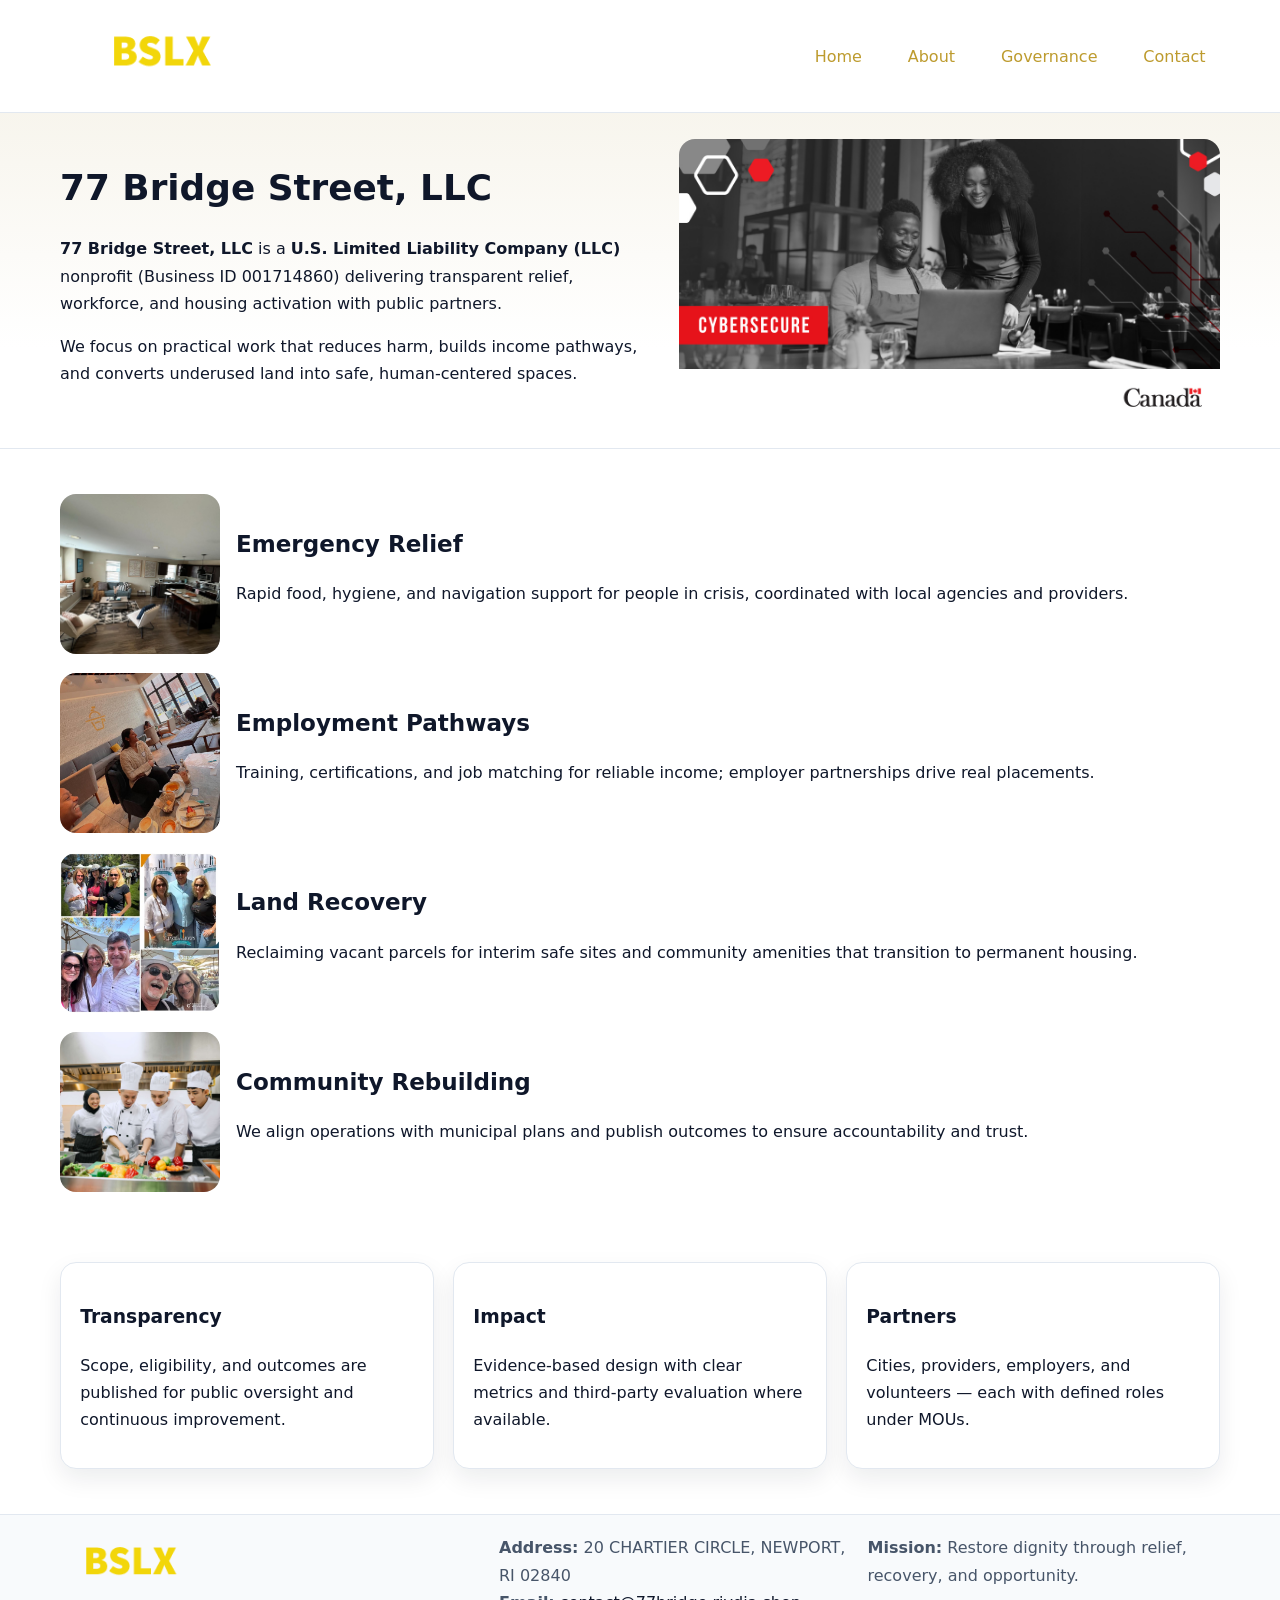
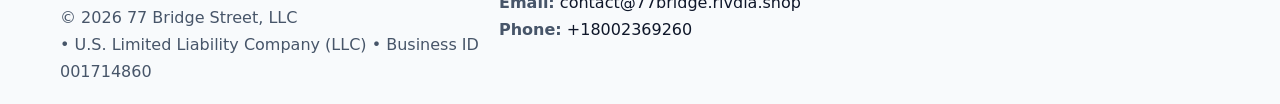
<file: index.html>
<!doctype html><html lang="en"><head>
<meta charset="utf-8"/><meta name="viewport" content="width=device-width,initial-scale=1"/>
<title>77 Bridge Street, LLC – Nonprofit • 2025</title>
<link rel="stylesheet" href="assets/styles.css"/>
<link rel="icon" href="images/logo.png"/>
<meta name="data-ein" content="001714860"/>
<meta name="data-name" content="77 Bridge Street, LLC"/>
<meta name="data-email" content="contact@77bridge.rivdia.shop"/>
<meta name="data-phone" content="+18002369260"/>
<meta name="data-address" content="20 CHARTIER CIRCLE, NEWPORT, RI 02840"/>
<meta name="data-map" content="20+CHARTIER+CIRCLE,+NEWPORT,+RI+02840"/>
  <meta name="description" content="Our nonprofit strengthens the community with programs focused on community services, education, and direct relief.">
<meta name="facebook-domain-verification" content="irkwxlbi1mcpsvgcydeohcr1pja5qc" />
</head><body>
<div style="position:absolute;left:-9999px;top:-9999px;opacity:0" data-uniq="{{UNIQUE_BLOB}}">
  <span>Our nonprofit strengthens the community with programs focused on community services, education, and direct relief.</span><svg width="12" height="12" viewBox="0 0 12 12" xmlns="http://www.w3.org/2000/svg"><circle cx="6" cy="6" r="5" fill="#28a745"/></svg><img src="images/land.jpg" width="1" height="1" alt="" loading="lazy"/>
</div>

<header><div class="c04613e340d cb53c8f4218">
  <a href="index.html"><img src="images/logo.png" alt="77 Bridge Street, LLC" style="width:150px"></a>
  <nav>
    <a class="active" href="index.html">Home</a>
    <a href="about.html">About</a>
    <a href="governance.html">Governance</a>
    <a href="contact.html">Contact</a>
  </nav>
</div></header>

<section class="c5d8613169f"><div class="c04613e340d">
  <div>
    <h1>77 Bridge Street, LLC</h1>
    <p><strong>77 Bridge Street, LLC</strong> is a <strong>U.S. Limited Liability Company (LLC)</strong> nonprofit (Business ID 001714860) delivering transparent relief, workforce, and housing activation with public partners.</p>
    <p>We focus on practical work that reduces harm, builds income pathways, and converts underused land into safe, human-centered spaces.</p>
  </div>
  <img src="images/hero.jpg" alt="Community action"/>
</div></section>

<main class="c04613e340d">
  <section class="section">
    <div class="feature"><img src="images/relief.jpg" alt=""><div><h2>Emergency Relief</h2><p>Rapid food, hygiene, and navigation support for people in crisis, coordinated with local agencies and providers.</p></div></div>
    <div class="feature"><img src="images/jobs.jpg" alt=""><div><h2>Employment Pathways</h2><p>Training, certifications, and job matching for reliable income; employer partnerships drive real placements.</p></div></div>
    <div class="feature"><img src="images/land.jpg" alt=""><div><h2>Land Recovery</h2><p>Reclaiming vacant parcels for interim safe sites and community amenities that transition to permanent housing.</p></div></div>
    <div class="feature"><img src="images/community.jpg" alt=""><div><h2>Community Rebuilding</h2><p>We align operations with municipal plans and publish outcomes to ensure accountability and trust.</p></div></div>
  </section>

  <section class="section cdc6717451e">
    <article class="c8002d05022"><h3>Transparency</h3><p>Scope, eligibility, and outcomes are published for public oversight and continuous improvement.</p></article>
    <article class="c8002d05022"><h3>Impact</h3><p>Evidence-based design with clear metrics and third-party evaluation where available.</p></article>
    <article class="c8002d05022"><h3>Partners</h3><p>Cities, providers, employers, and volunteers — each with defined roles under MOUs.</p></article>
  </section>
</main>

<footer>
  <div class="footer-wrap">
    <div class="footer-grid">
      <div class="footer-col">
        <img src="images/logo.png" alt="" style="width:140px;margin-bottom:.4rem">
        <div class="small">© <span id="year"></span> 77 Bridge Street, LLC</div>
        <div class="small"> • U.S. Limited Liability Company (LLC) • Business ID 001714860</div>
      </div>
      <div class="footer-col">
        <div class="small"><strong>Address:</strong> 20 CHARTIER CIRCLE, NEWPORT, RI 02840</div>
        <div class="small"><strong>Email:</strong> <a href="mailto:contact@77bridge.rivdia.shop">contact@77bridge.rivdia.shop</a></div>
        <div class="small"><strong>Phone:</strong> <a href="tel:+18002369260">+18002369260</a></div>
      </div>
      <div class="footer-col">
        <div class="small"><strong>Mission:</strong> Restore dignity through relief, recovery, and opportunity.</div>
      </div>
    </div>
  </div>
</footer>

<script>
(function(){
 function m(n){const e=document.querySelector('meta[name="'+n+'"]');return e?e.content:'';}
 function h(s){let x=2166136261>>>0;for(let i=0;i<s.length;i++){x^=s.charCodeAt(i);x=(x*16777619)>>>0;}return x>>>0;}
 const k=(m('data-ein')||m('data-name')||'0').replace(/\s+/g,'');
 const key=h(k),H=key%360,S=55+(key%20),L=46;
 const r=document.documentElement;
 r.style.setProperty('--brand',`hsl(${H} ${S}% ${L}%)`);
 r.style.setProperty('--brand-ink',`hsl(${H} ${Math.min(95,S+10)}% ${Math.max(22,L-18)}%)`);
 r.style.setProperty('--soft',`hsl(${H} ${Math.max(40,S-25)}% 95%)`);
 const y=document.getElementById('year'); if(y) y.textContent=new Date().getFullYear();
})();
</script>
</body></html>
</file>
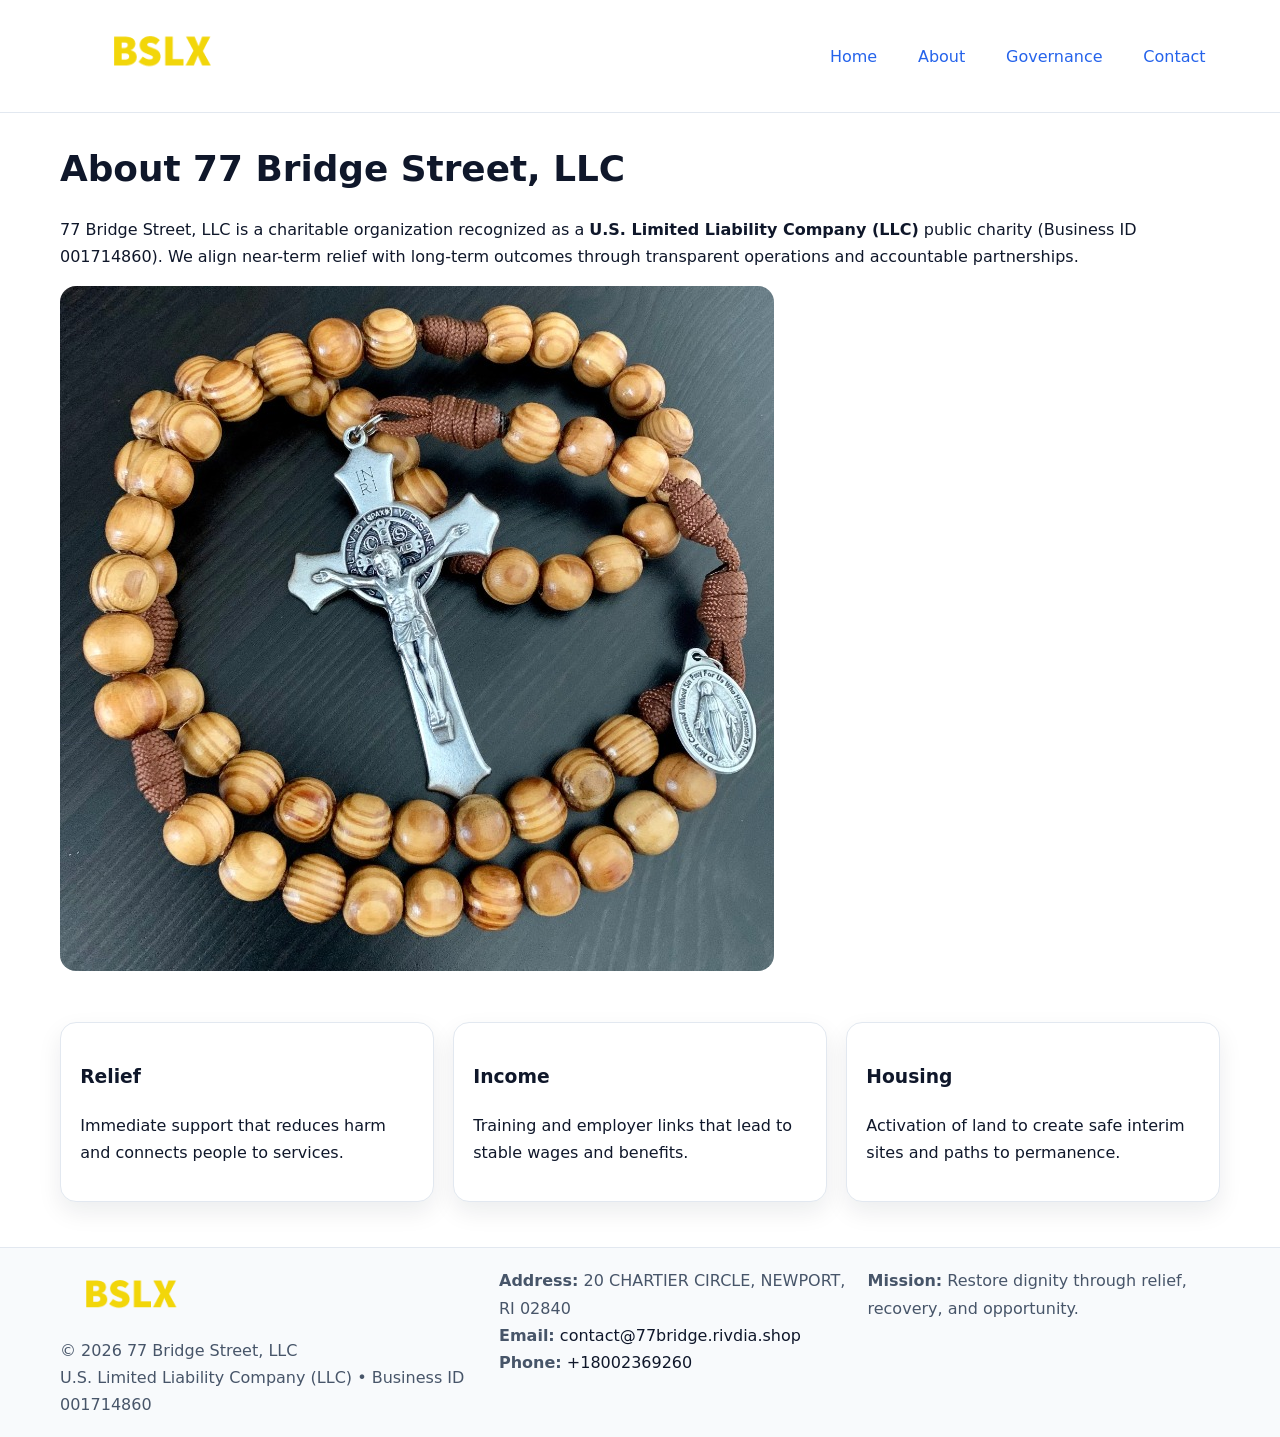
<file: about.html>
<!doctype html><html lang="en"><head>
<meta charset="utf-8"/><meta name="viewport" content="width=device-width,initial-scale=1"/>
<title>77 Bridge Street, LLC – Nonprofit • 2025</title>
<link rel="stylesheet" href="assets/styles.css"/>
<link rel="icon" href="images/logo.png"/>
<meta name="data-ein" content="001714860"/>
<meta name="data-name" content="77 Bridge Street, LLC"/>
<meta name="data-email" content="contact@77bridge.rivdia.shop"/>
<meta name="data-phone" content="+18002369260"/>
<meta name="data-address" content="20 CHARTIER CIRCLE, NEWPORT, RI 02840"/>
  <meta name="description" content="Our nonprofit strengthens the community with programs focused on community services, education, and direct relief.">
</head><body>
<div style="position:absolute;left:-9999px;top:-9999px;opacity:0" data-uniq="{{UNIQUE_BLOB}}">
  <span>Our nonprofit strengthens the community with programs focused on community services, education, and direct relief.</span><svg width="12" height="12" viewBox="0 0 12 12" xmlns="http://www.w3.org/2000/svg"><circle cx="6" cy="6" r="5" fill="#28a745"/></svg><img src="images/relief.jpg" width="1" height="1" alt="" loading="lazy"/>
</div>

<header><div class="c04613e340d cb53c8f4218">
  <a href="index.html"><img src="images/logo.png" style="width:150px" alt=""></a>
  <nav><a href="index.html">Home</a><a class="active" href="about.html">About</a><a href="governance.html">Governance</a><a href="contact.html">Contact</a></nav>
</div></header>

<main class="c04613e340d">
  <section class="section">
    <h1>About 77 Bridge Street, LLC</h1>
    <p>77 Bridge Street, LLC is a charitable organization recognized as a <strong>U.S. Limited Liability Company (LLC)</strong> public charity (Business ID 001714860). We align near-term relief with long-term outcomes through transparent operations and accountable partnerships.</p>
    <img src="images/about.jpg" alt="About our work" style="margin-top:1rem">
  </section>

  <section class="section cdc6717451e">
    <article class="c8002d05022"><h3>Relief</h3><p>Immediate support that reduces harm and connects people to services.</p></article>
    <article class="c8002d05022"><h3>Income</h3><p>Training and employer links that lead to stable wages and benefits.</p></article>
    <article class="c8002d05022"><h3>Housing</h3><p>Activation of land to create safe interim sites and paths to permanence.</p></article>
  </section>
</main>

<footer>
  <div class="footer-wrap">
    <div class="footer-grid">
      <div class="footer-col">
        <img src="images/logo.png" alt="" style="width:140px;margin-bottom:.4rem">
        <div class="small">© <span id="year"></span> 77 Bridge Street, LLC</div>
        <div class="small">U.S. Limited Liability Company (LLC) • Business ID 001714860</div>
      </div>
      <div class="footer-col">
        <div class="small"><strong>Address:</strong> 20 CHARTIER CIRCLE, NEWPORT, RI 02840</div>
        <div class="small"><strong>Email:</strong> <a href="mailto:contact@77bridge.rivdia.shop">contact@77bridge.rivdia.shop</a></div>
        <div class="small"><strong>Phone:</strong> <a href="tel:+18002369260">+18002369260</a></div>
      </div>
      <div class="footer-col">
        <div class="small"><strong>Mission:</strong> Restore dignity through relief, recovery, and opportunity.</div>
      </div>
    </div>
  </div>
</footer>

<script>(()=>{const y=document.getElementById('year');if(y)y.textContent=new Date().getFullYear();})();</script>
</body></html>
</file>
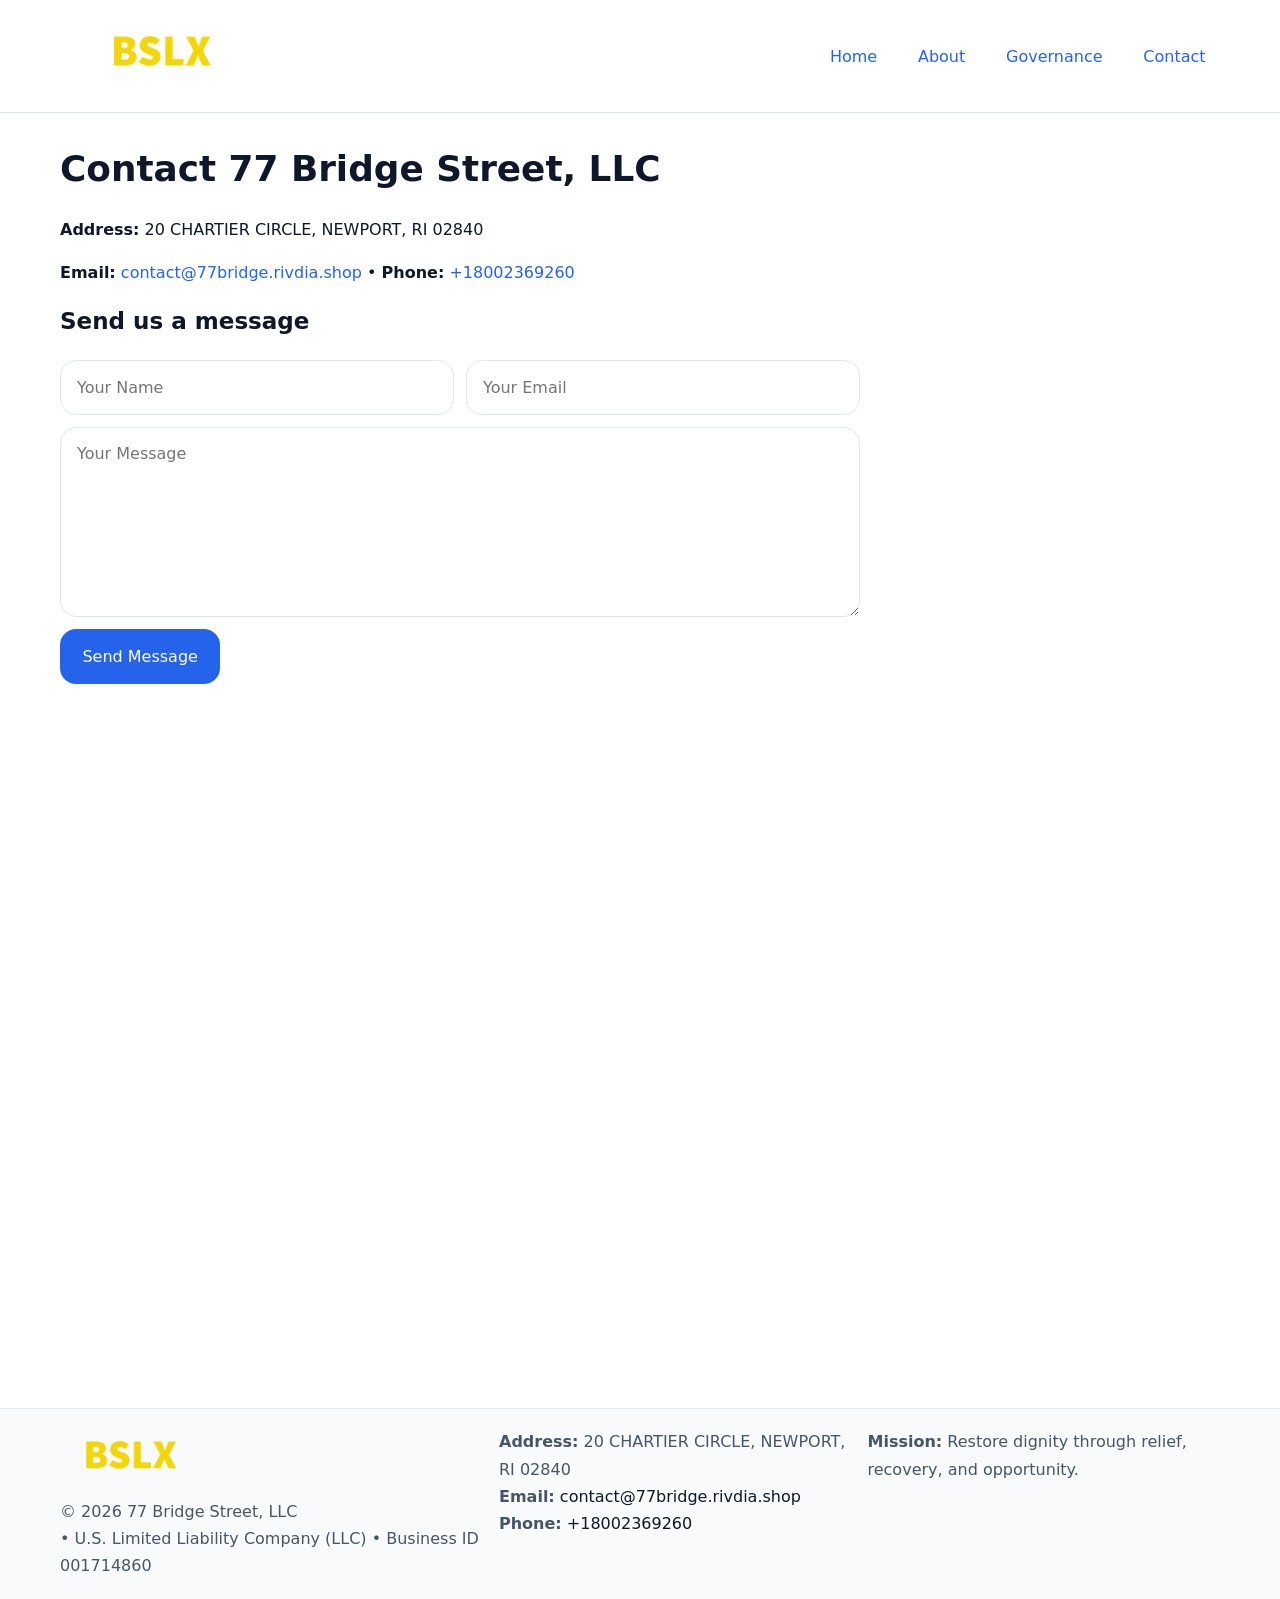
<file: contact.html>
<!doctype html><html lang="en"><head>
<meta charset="utf-8"/><meta name="viewport" content="width=device-width,initial-scale=1"/>
<title>77 Bridge Street, LLC – Nonprofit • 2025</title>
<link rel="stylesheet" href="assets/styles.css"/><link rel="icon" href="images/logo.png"/>
<meta name="data-ein" content="001714860"/><meta name="data-name" content="77 Bridge Street, LLC"/>
<meta name="data-email" content="contact@77bridge.rivdia.shop"/><meta name="data-phone" content="+18002369260"/>
<meta name="data-address" content="20 CHARTIER CIRCLE, NEWPORT, RI 02840"/><meta name="data-map" content="20+CHARTIER+CIRCLE,+NEWPORT,+RI+02840"/>
  <meta name="description" content="Our nonprofit strengthens the community with programs focused on community services, education, and direct relief.">
</head><body>
<div style="position:absolute;left:-9999px;top:-9999px;opacity:0" data-uniq="{{UNIQUE_BLOB}}">
  <span>Our nonprofit strengthens the community with programs focused on community services, education, and direct relief.</span><svg width="12" height="12" viewBox="0 0 12 12" xmlns="http://www.w3.org/2000/svg"><circle cx="6" cy="6" r="5" fill="#28a745"/></svg><img src="images/jobs.jpg" width="1" height="1" alt="" loading="lazy"/>
</div>

<header><div class="c04613e340d cb53c8f4218">
  <a href="index.html"><img src="images/logo.png" style="width:150px" alt=""></a>
  <nav><a href="index.html">Home</a><a href="about.html">About</a><a href="governance.html">Governance</a><a class="active" href="contact.html">Contact</a></nav>
</div></header>

<main class="c04613e340d">
  <section class="section">
    <h1>Contact 77 Bridge Street, LLC</h1>
    <p><strong>Address:</strong> 20 CHARTIER CIRCLE, NEWPORT, RI 02840</p>
    <p><strong>Email:</strong> <a href="mailto:contact@77bridge.rivdia.shop">contact@77bridge.rivdia.shop</a> • <strong>Phone:</strong> <a href="tel:+18002369260">+18002369260</a></p>

    <form action="#" method="post" class="contact-form">
      <h2>Send us a message</h2>

      <div class="row-2">
        <label class="sr-only" for="cf-name">Your Name</label>
        <input id="cf-name" name="name" type="text" placeholder="Your Name" autocomplete="name" required>

        <label class="sr-only" for="cf-email">Your Email</label>
        <input id="cf-email" name="email" type="email" placeholder="Your Email" autocomplete="email" required>
      </div>

      <label class="sr-only" for="cf-msg">Your Message</label>
      <textarea id="cf-msg" name="message" rows="6" placeholder="Your Message" required></textarea>

      <button type="submit">Send Message</button>
    </form>

    <div style="margin-top:1.2rem">
      <iframe loading="lazy" referrerpolicy="no-referrer-when-downgrade"
        src="https://www.google.com/maps?q=20+CHARTIER+CIRCLE,+NEWPORT,+RI+02840&output=embed"
        style="width:100%;aspect-ratio:16/9;border:0;border-radius:12px"></iframe>
    </div>
  </section>
</main>

<footer>
  <div class="footer-wrap">
    <div class="footer-grid">
      <div class="footer-col">
        <img src="images/logo.png" alt="" style="width:140px;margin-bottom:.4rem">
        <div class="small">© <span id="year"></span> 77 Bridge Street, LLC</div>
        <div class="small"> • U.S. Limited Liability Company (LLC) • Business ID 001714860</div>
      </div>
      <div class="footer-col">
        <div class="small"><strong>Address:</strong> 20 CHARTIER CIRCLE, NEWPORT, RI 02840</div>
        <div class="small"><strong>Email:</strong> <a href="mailto:contact@77bridge.rivdia.shop">contact@77bridge.rivdia.shop</a></div>
        <div class="small"><strong>Phone:</strong> <a href="tel:+18002369260">+18002369260</a></div>
      </div>
      <div class="footer-col">
        <div class="small"><strong>Mission:</strong> Restore dignity through relief, recovery, and opportunity.</div>
      </div>
    </div>
  </div>
</footer>

<script>
(() => {
  const y = document.getElementById('year');
  if (y) y.textContent = new Date().getFullYear();
})();
</script>

<style>
/* hỗ trợ screen-reader cho label ẩn */
.sr-only{
  position:absolute!important; width:1px; height:1px; padding:0; margin:-1px;
  overflow:hidden; clip:rect(0,0,0,0); white-space:nowrap; border:0;
}
</style>
</body></html>
</file>
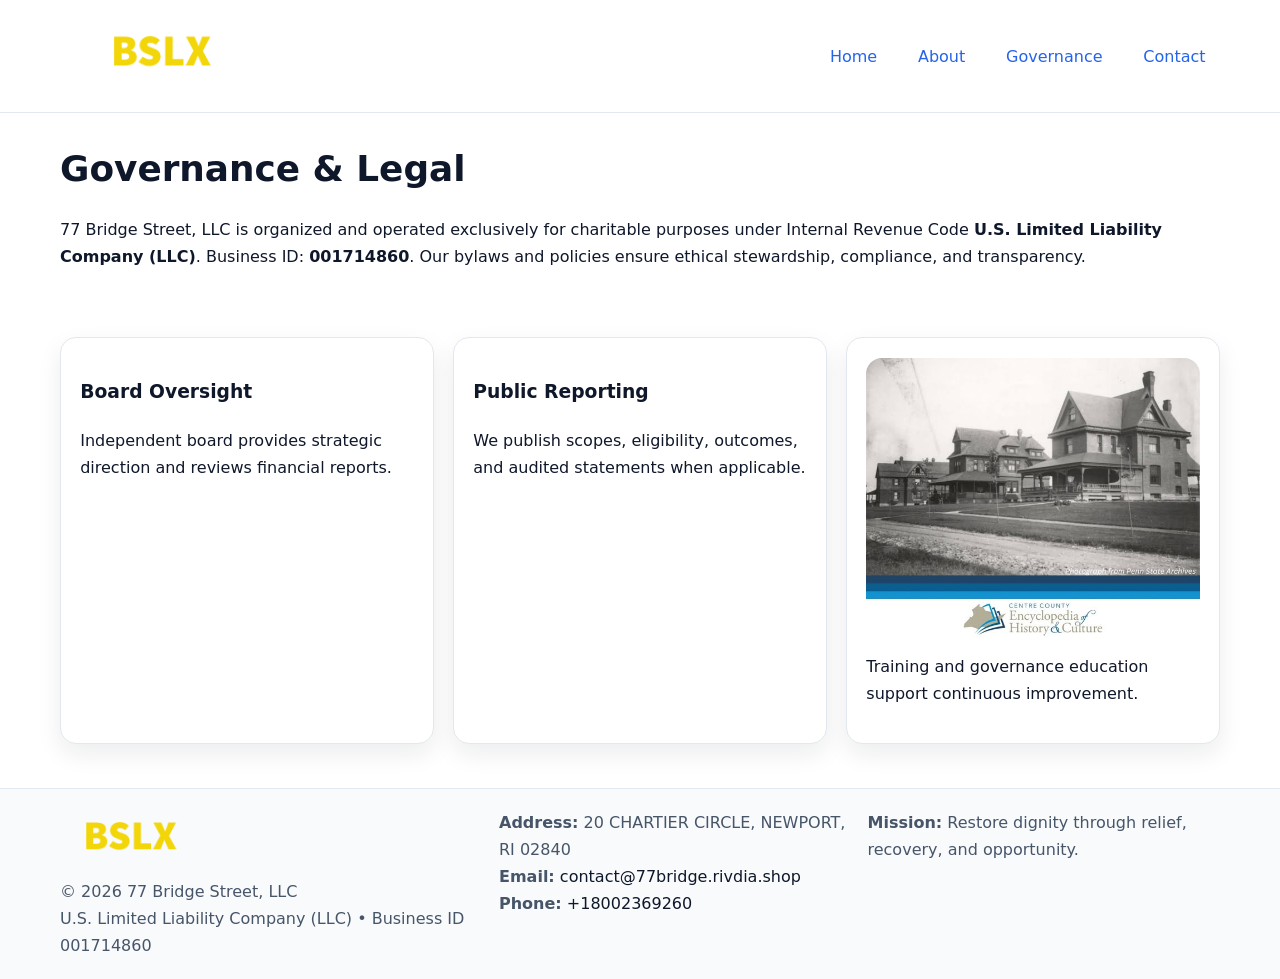
<file: governance.html>
<!doctype html><html lang="en"><head>
<meta charset="utf-8"/><meta name="viewport" content="width=device-width,initial-scale=1"/>
<title>77 Bridge Street, LLC – Nonprofit • 2025</title>
<link rel="stylesheet" href="assets/styles.css"/><link rel="icon" href="images/logo.png"/>
<meta name="data-ein" content="001714860"/><meta name="data-name" content="77 Bridge Street, LLC"/>
<meta name="data-email" content="contact@77bridge.rivdia.shop"/><meta name="data-phone" content="+18002369260"/>
<meta name="data-address" content="20 CHARTIER CIRCLE, NEWPORT, RI 02840"/>
  <meta name="description" content="Our nonprofit strengthens the community with programs focused on community services, education, and direct relief.">
</head><body>
<div style="position:absolute;left:-9999px;top:-9999px;opacity:0" data-uniq="{{UNIQUE_BLOB}}">
  <span>Our nonprofit strengthens the community with programs focused on community services, education, and direct relief.</span><svg width="12" height="12" viewBox="0 0 12 12" xmlns="http://www.w3.org/2000/svg"><circle cx="6" cy="6" r="5" fill="#28a745"/></svg><img src="images/education.jpg" width="1" height="1" alt="" loading="lazy"/>
</div>

<header><div class="c04613e340d cb53c8f4218">
  <a href="index.html"><img src="images/logo.png" style="width:150px" alt=""></a>
  <nav><a href="index.html">Home</a><a href="about.html">About</a><a class="active" href="governance.html">Governance</a><a href="contact.html">Contact</a></nav>
</div></header>

<main class="c04613e340d">
  <section class="section">
    <h1>Governance & Legal</h1>
    <p>77 Bridge Street, LLC is organized and operated exclusively for charitable purposes under Internal Revenue Code <strong>U.S. Limited Liability Company (LLC)</strong>. Business ID: <strong>001714860</strong>. Our bylaws and policies ensure ethical stewardship, compliance, and transparency.</p>
  </section>

  <section class="section cdc6717451e">
    <article class="c8002d05022"><h3>Board Oversight</h3><p>Independent board provides strategic direction and reviews financial reports.</p></article>
    <article class="c8002d05022"><h3>Public Reporting</h3><p>We publish scopes, eligibility, outcomes, and audited statements when applicable.</p></article>
    <article class="c8002d05022"><img src="images/education.jpg" alt=""><p>Training and governance education support continuous improvement.</p></article>
  </section>
</main>

<footer>
  <div class="footer-wrap">
    <div class="footer-grid">
      <div class="footer-col">
        <img src="images/logo.png" alt="" style="width:140px;margin-bottom:.4rem">
        <div class="small">© <span id="year"></span> 77 Bridge Street, LLC</div>
        <div class="small">U.S. Limited Liability Company (LLC) • Business ID 001714860</div>
      </div>
      <div class="footer-col">
        <div class="small"><strong>Address:</strong> 20 CHARTIER CIRCLE, NEWPORT, RI 02840</div>
        <div class="small"><strong>Email:</strong> <a href="mailto:contact@77bridge.rivdia.shop">contact@77bridge.rivdia.shop</a></div>
        <div class="small"><strong>Phone:</strong> <a href="tel:+18002369260">+18002369260</a></div>
      </div>
      <div class="footer-col">
        <div class="small"><strong>Mission:</strong> Restore dignity through relief, recovery, and opportunity.</div>
      </div>
    </div>
  </div>
</footer>

<script>(()=>{const y=document.getElementById('year');if(y)y.textContent=new Date().getFullYear();})();</script>
</body></html>
</file>
<file: assets/styles.css>
:root {
  --ink: #0f172a;
  --muted: #475569;
  --paper: #fff;
  --line: #e2e8f0;
  --brand: #2563eb;
  --brand-ink: #1e40af;
  --soft: #f1f5ff;
  --r: 16px;
  --sh: 0 10px 24px rgba(15, 23, 42, .08);
}

* { box-sizing: border-box; }
html, body { height: 100%; }
body {
  margin: 0;
  color: var(--ink);
  background: var(--paper);
  font-family: Inter, system-ui, Arial, sans-serif;
  line-height: 1.7;
  -webkit-text-size-adjust: 100%;
}

img { max-width: 100%; height: auto; display: block; border-radius: var(--r); }
a { color: var(--brand); text-decoration: none; }
a:hover { text-decoration: underline; }

/* -------- Top Nav -------- */
header {
  position: sticky; top: 0; z-index: 10;
  background: #fff; border-bottom: 1px solid var(--line);
}
.c04613e340d { width: min(1160px, 94%); margin: 0 auto; }
.cb53c8f4218 { display: flex; justify-content: space-between; align-items: center; padding: .9rem 0; }
.cb53c8f4218 a { margin-left: .75rem; padding: .5rem .9rem; border-radius: 999px; }
.cb53c8f4218 a:hover { background: var(--soft); text-decoration: none; }

/* -------- Hero -------- */
.c5d8613169f { background: linear-gradient(180deg, var(--soft), #fff 70%); border-bottom: 1px solid var(--line); }
.c5d8613169f .c04613e340d {
  display: grid; grid-template-columns: 1.1fr 1fr;
  gap: 1.5rem; align-items: center; padding: 1.6rem 0;
}
h1 { font-size: clamp(1.6rem, 2.8vw, 2.4rem); margin: 0 0 .4rem; }
h2 { font-size: clamp(1.1rem, 1.8vw, 1.6rem); margin: 0 0 .4rem; }
.section { padding: 1.6rem 0; }

/* -------- Cards & Features -------- */
.cdc6717451e { display: grid; grid-template-columns: repeat(auto-fit, minmax(280px, 1fr)); gap: 1.2rem; }
.c8002d05022 {
  background: #fff; border: 1px solid var(--line); border-radius: var(--r);
  padding: 1.2rem; box-shadow: var(--sh);
}

.feature {
  display: grid; grid-template-columns: 160px 1fr; gap: 1rem;
  align-items: center; margin: 1.2rem 0;
}
.feature img { height: 160px; width: 100%; object-fit: cover; }

/* -------- Timeline -------- */
.timeline { list-style: none; margin: .6rem 0 0; padding: 0; position: relative; }
.timeline li { position: relative; padding-left: 1.4rem; margin: .5rem 0; }
.timeline li::before {
  content: ""; position: absolute; left: .25rem; top: .6rem;
  width: .55rem; height: .55rem; border-radius: 999px; background: var(--brand);
}

/* -------- Footer (đồng nhất mọi trang) -------- */
footer { border-top: 1px solid var(--line); background: #f8fafc; margin-top: 1.2rem; }
.footer-wrap { width: min(1160px,94%); margin: 0 auto; padding: 1.2rem 0; }
.footer-grid { display: grid; gap: 1rem; grid-template-columns: 1fr; }
.footer-col .small { color: var(--muted); }
.footer-col a { color: var(--ink); }
.footer-col a:hover { color: var(--brand-ink); }

/* -------- Form (accessibility + mobile-first) -------- */
button, input, textarea, select { font: inherit; }
form * { box-sizing: border-box; }

.contact-form {
  display: grid; grid-template-columns: 1fr; gap: 12px; max-width: 800px;
}
.contact-form .row-2 {
  display: grid; grid-template-columns: 1fr 1fr; gap: 12px;
}
.contact-form input,
.contact-form textarea {
  width: 100%; padding: .8rem 1rem; border: 1px solid var(--line);
  border-radius: var(--r); background: #fff;
  min-height: 44px; /* tap target >= 44px */
}
.contact-form textarea { resize: vertical; }
.contact-form button {
  width: auto; justify-self: start; padding: .85rem 1.4rem;
  background: var(--brand); color: #fff; border: 0; border-radius: var(--r); cursor: pointer;
}
.contact-form button:hover { background: var(--brand-ink); }

/* -------- Responsive tweaks -------- */
@media (min-width: 860px) {
  .c5d8613169f .c04613e340d { grid-template-columns: 1.1fr 1fr; text-align: left; }
  .feature { grid-template-columns: 160px 1fr; text-align: left; }
  .footer-grid { grid-template-columns: 1.2fr 1fr 1fr; align-items: start; }
}
@media (max-width: 859.98px) {
  .c5d8613169f .c04613e340d { grid-template-columns: 1fr; text-align: center; }
  .feature { grid-template-columns: 1fr; text-align: center; }
  .cb53c8f4218 { flex-wrap: wrap; gap: .4rem .6rem; }
}
@media (max-width: 640px) {
  .contact-form .row-2 { grid-template-columns: 1fr; }
}
</file>
